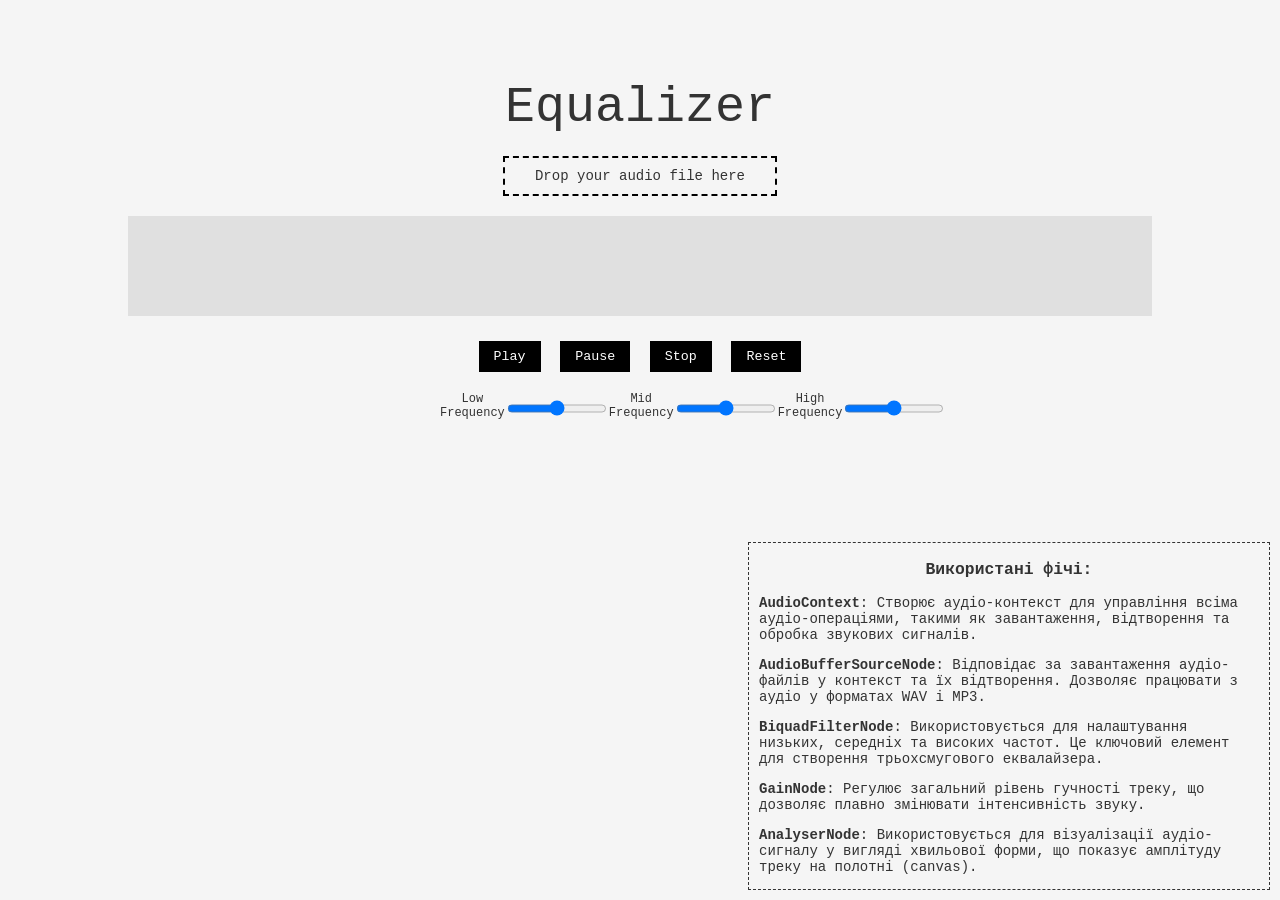
<file: equalizer/equalizer.html>
<!DOCTYPE html>
<html lang="en">
<head>
    <meta charset="UTF-8">
    <title>Equalizer</title>
    <link rel="icon" href="../images/favicon.webp" type="image/webp">
    <link rel="stylesheet" href="style.css">
</head>
<body>
<h1>Equalizer</h1>
<div class="container">
    <div id="drop-zone">Drop your audio file here</div>
    <canvas id="waveform"></canvas>

    <div class="controls">
        <button id="play">Play</button>
        <button id="pause">Pause</button>
        <button id="stop">Stop</button>
        <button id="reset">Reset</button>
    </div>

    <div class="equalizer">
        <label>Low Frequency</label>
        <input type="range" id="low" min="-40" max="40" value="0">
        <label>Mid Frequency</label>
        <input type="range" id="mid" min="-40" max="40" value="0">
        <label>High Frequency</label>
        <input type="range" id="high" min="-40" max="40" value="0">
    </div>
</div>
<div class="details">
    <h3>Використані фічі:</h3>
    <p>
        <strong>AudioContext</strong>: Створює аудіо-контекст для управління всіма аудіо-операціями, такими як завантаження, відтворення та обробка звукових сигналів.
    </p>
    <p>
        <strong>AudioBufferSourceNode</strong>: Відповідає за завантаження аудіо-файлів у контекст та їх відтворення. Дозволяє працювати з аудіо у форматах WAV і MP3.
    </p>
    <p>
        <strong>BiquadFilterNode</strong>: Використовується для налаштування низьких, середніх та високих частот. Це ключовий елемент для створення трьохсмугового еквалайзера.
    </p>
    <p>
        <strong>GainNode</strong>: Регулює загальний рівень гучності треку, що дозволяє плавно змінювати інтенсивність звуку.
    </p>
    <p>
        <strong>AnalyserNode</strong>: Використовується для візуалізації аудіо-сигналу у вигляді хвильової форми, що показує амплітуду треку на полотні (canvas).
    </p>
</div>

<script src="script.js"></script>
</body>
</html>
</file>
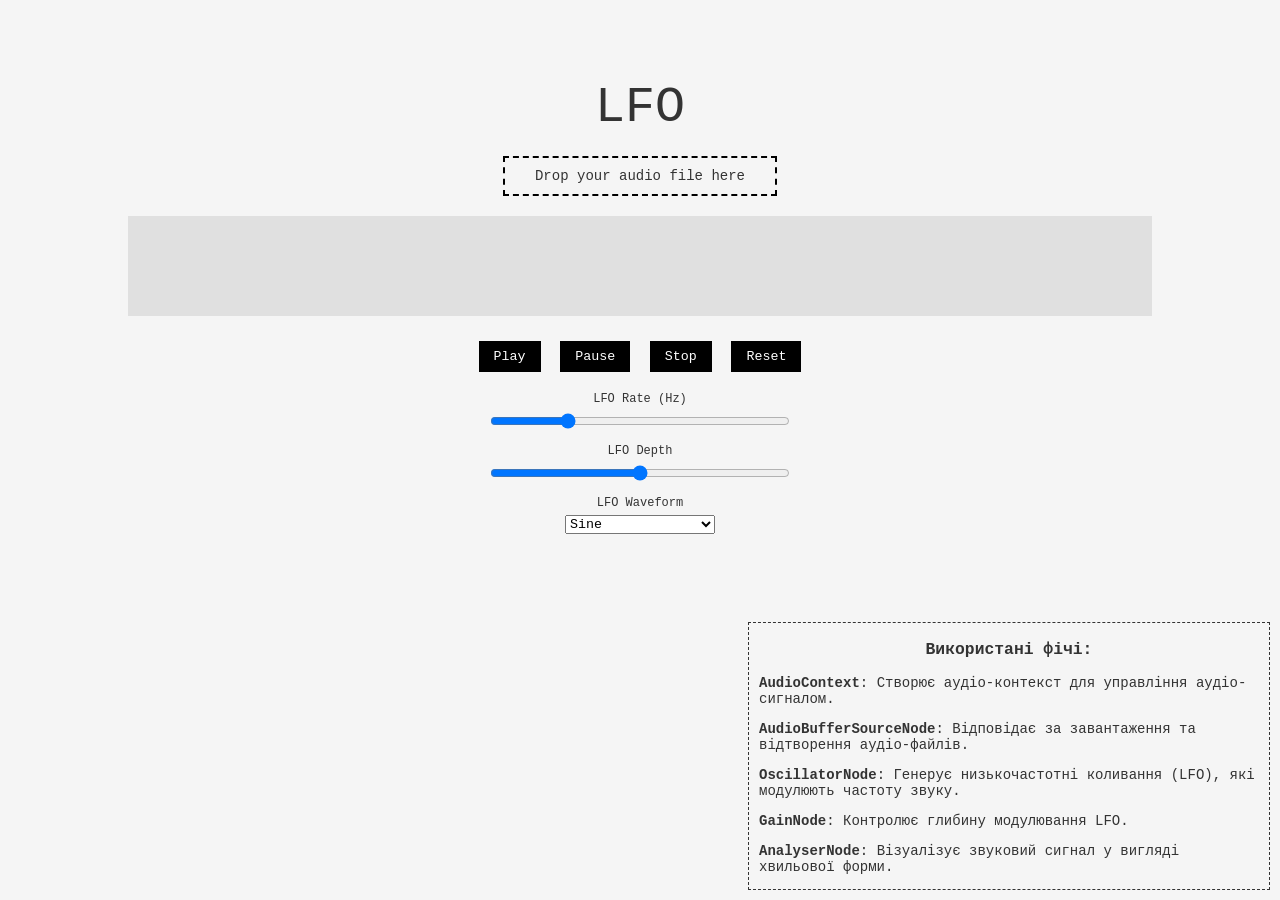
<file: lfo/lfo.html>
<!DOCTYPE html>
<html lang="en">
<head>
    <meta charset="UTF-8">
    <title>LFO</title>
    <link rel="icon" href="../images/favicon.webp" type="image/webp">
    <link rel="stylesheet" href="style.css">
</head>
<body>
<h1>LFO</h1>

<div class="container">
    <div id="drop-zone">Drop your audio file here</div>
    <canvas id="waveform"></canvas>

    <div class="controls">
        <button id="play">Play</button>
        <button id="pause">Pause</button>
        <button id="stop">Stop</button>
        <button id="reset">Reset</button>
    </div>

    <div class="lfo-controls">
        <label>LFO Rate (Hz)</label>
        <input type="range" id="lfo-rate" min="0.1" max="20" step="0.1" value="5">
        <label>LFO Depth</label>
        <input type="range" id="lfo-depth" min="0" max="100" value="50">
        <label>LFO Waveform</label>
        <select id="lfo-waveform">
            <option value="sine">Sine</option>
            <option value="square">Square</option>
            <option value="sawtooth">Sawtooth</option>
            <option value="triangle">Triangle</option>
        </select>
    </div>
</div>
<div class="details">
    <h3>Використані фічі:</h3>
    <p>
        <strong>AudioContext</strong>: Створює аудіо-контекст для управління аудіо-сигналом.
    </p>
    <p>
        <strong>AudioBufferSourceNode</strong>: Відповідає за завантаження та відтворення аудіо-файлів.
    </p>
    <p>
        <strong>OscillatorNode</strong>: Генерує низькочастотні коливання (LFO), які модулюють частоту звуку.
    </p>
    <p>
        <strong>GainNode</strong>: Контролює глибину модулювання LFO.
    </p>
    <p>
        <strong>AnalyserNode</strong>: Візуалізує звуковий сигнал у вигляді хвильової форми.
    </p>
</div>
<script src="script.js"></script>
</body>
</html>
</file>
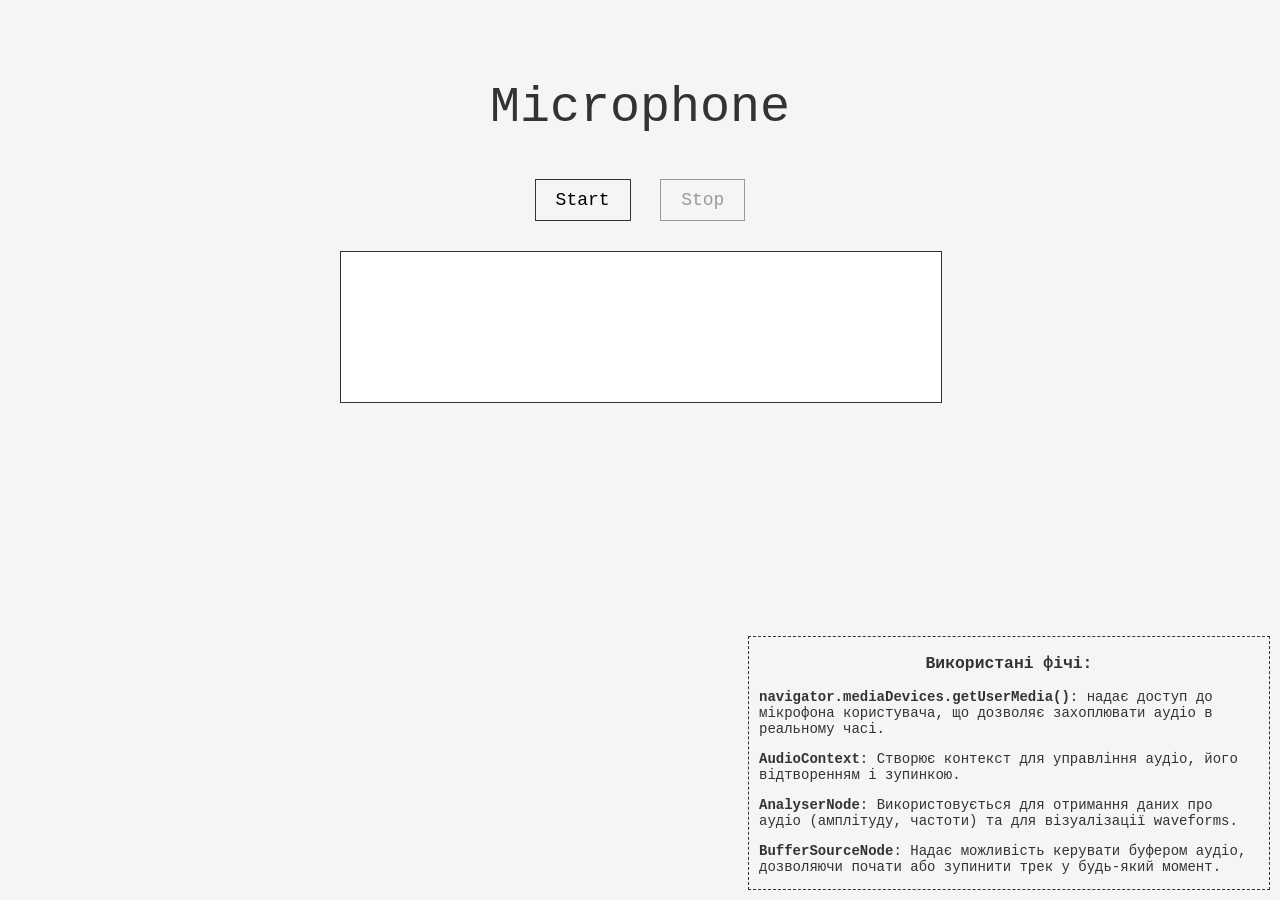
<file: mic/mic.html>
<!DOCTYPE html>
<html lang="en">
<head>
    <meta charset="UTF-8">
    <title>Microphone</title>
    <link rel="icon" href="../images/favicon.webp" type="image/webp">
    <link rel="stylesheet" href="style.css">
</head>
<body>
<h1>Microphone</h1>
<div class="container">
    <button id="start">Start</button>
    <button id="stop" disabled>Stop</button>
    <canvas id="waveform"></canvas>
</div>

<div class="details">
    <h3>Використані фічі:</h3>
    <p>
        <strong>navigator.mediaDevices.getUserMedia()</strong>: надає доступ до мікрофона користувача, що дозволяє захоплювати аудіо в реальному часі.
    </p>
    <p>
        <strong>AudioContext</strong>: Створює контекст для управління аудіо, його відтворенням і зупинкою.
    </p>
    <p>
        <strong>AnalyserNode</strong>: Використовується для отримання даних про аудіо (амплітуду, частоти) та для візуалізації waveforms.
    </p>
    <p>
        <strong>BufferSourceNode</strong>: Надає можливість керувати буфером аудіо, дозволяючи почати або зупинити трек у будь-який момент.
    </p>
</div>

<script src="script.js"></script>
</body>
</html>
</file>
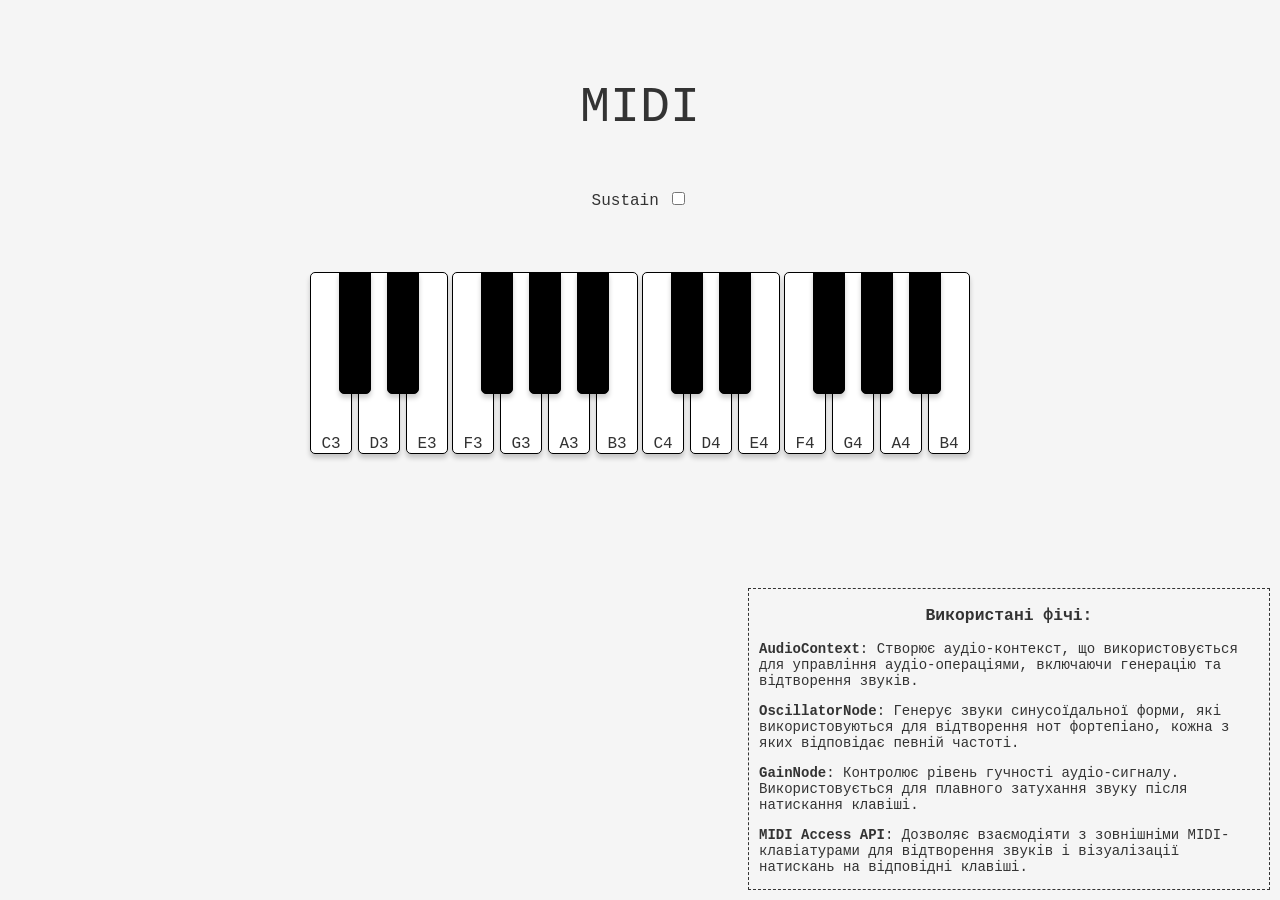
<file: midi/midi.html>
<!DOCTYPE html>
<html lang="en">
<head>
    <meta charset="UTF-8">
    <title>MIDI</title>
    <link rel="icon" href="../images/favicon.webp" type="image/webp">
    <link rel="stylesheet" href="style.css">
</head>
<body>
<h1>MIDI</h1>

<div class="controls">
    <label for="sustain">Sustain</label>
    <input type="checkbox" id="sustain">
</div>

<div class="piano">
    <!-- Перша октава -->
    <div class="key white" data-note="48" id="C3">C3</div>
    <div class="key black" data-note="49" id="C#3"></div>
    <div class="key white" data-note="50" id="D3">D3</div>
    <div class="key black" data-note="51" id="D#3"></div>
    <div class="key white" data-note="52" id="E3">E3</div>
    <div class="key white" data-note="53" id="F3">F3</div>
    <div class="key black" data-note="54" id="F#3"></div>
    <div class="key white" data-note="55" id="G3">G3</div>
    <div class="key black" data-note="56" id="G#3"></div>
    <div class="key white" data-note="57" id="A3">A3</div>
    <div class="key black" data-note="58" id="A#3"></div>
    <div class="key white" data-note="59" id="B3">B3</div>

    <!-- Друга октава -->
    <div class="key white" data-note="60" id="C4">C4</div>
    <div class="key black" data-note="61" id="C#4"></div>
    <div class="key white" data-note="62" id="D4">D4</div>
    <div class="key black" data-note="63" id="D#4"></div>
    <div class="key white" data-note="64" id="E4">E4</div>
    <div class="key white" data-note="65" id="F4">F4</div>
    <div class="key black" data-note="66" id="F#4"></div>
    <div class="key white" data-note="67" id="G4">G4</div>
    <div class="key black" data-note="68" id="G#4"></div>
    <div class="key white" data-note="69" id="A4">A4</div>
    <div class="key black" data-note="70" id="A#4"></div>
    <div class="key white" data-note="71" id="B4">B4</div>
</div>

<div class="details">
    <h3>Використані фічі:</h3>
    <p>
        <strong>AudioContext</strong>: Створює аудіо-контекст, що використовується для управління аудіо-операціями, включаючи генерацію та відтворення звуків.
    </p>
    <p>
        <strong>OscillatorNode</strong>: Генерує звуки синусоїдальної форми, які використовуються для відтворення нот фортепіано, кожна з яких відповідає певній частоті.
    </p>
    <p>
        <strong>GainNode</strong>: Контролює рівень гучності аудіо-сигналу. Використовується для плавного затухання звуку після натискання клавіші.
    </p>
    <p>
        <strong>MIDI Access API</strong>: Дозволяє взаємодіяти з зовнішніми MIDI-клавіатурами для відтворення звуків і візуалізації натискань на відповідні клавіші.
    </p>
</div>

<script src="script.js"></script>
</body>
</html>
</file>
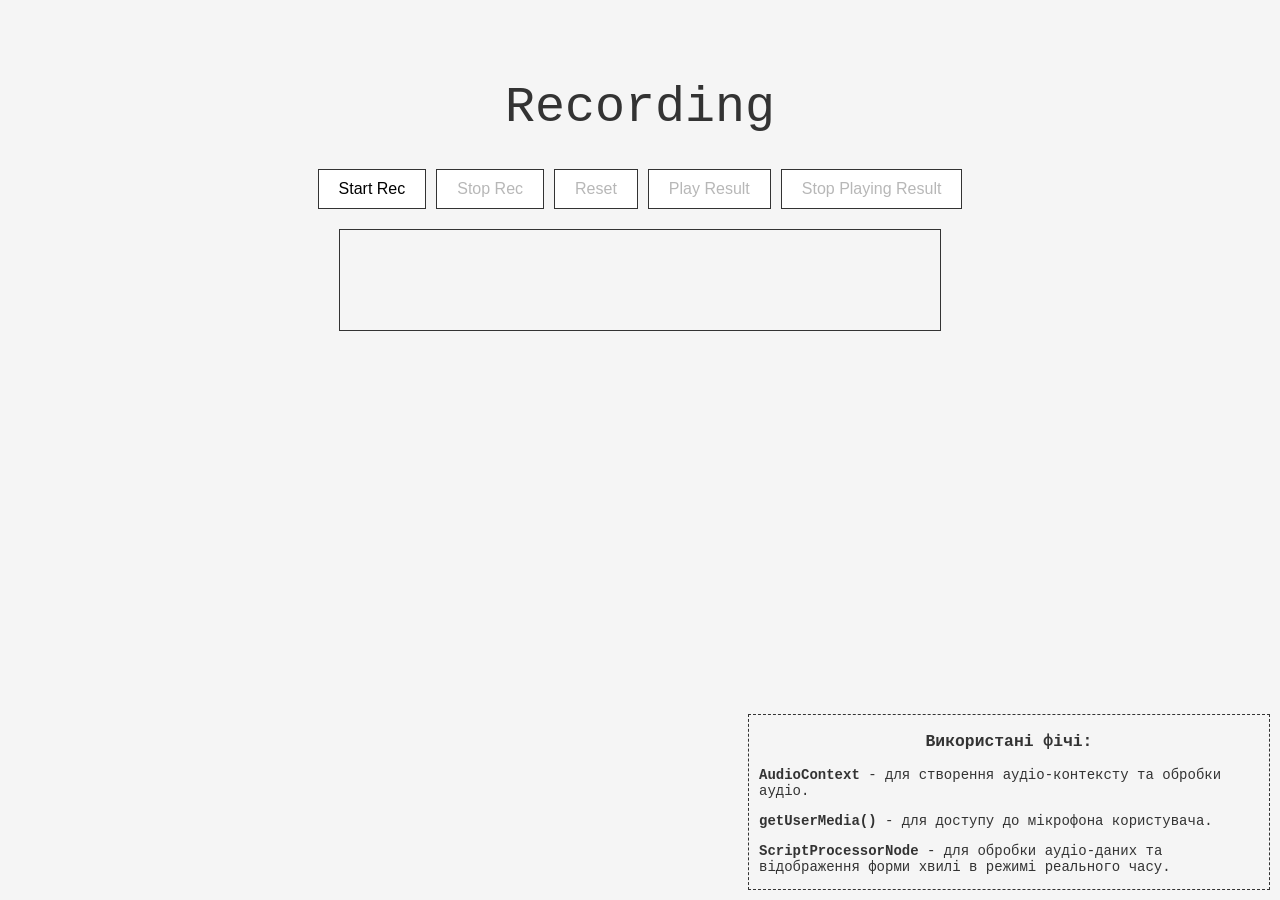
<file: recording/recording.html>
<!DOCTYPE html>
<html lang="en">
<head>
    <meta charset="UTF-8">
    <title>Recording</title>
    <link rel="icon" href="../images/favicon.webp" type="image/webp">
    <link rel="stylesheet" href="style.css">
</head>
<body>
<h1>Recording</h1>
<div class="controls">
    <button id="startBtn">Start Rec</button>
    <button id="stopBtn" disabled>Stop Rec</button>
    <button id="resetBtn" disabled>Reset</button>
    <button id="playBtn" disabled>Play Result</button>
    <button id="stopPlaybackBtn" disabled>Stop Playing Result</button>
</div>

<canvas id="waveform" width="600" height="100"></canvas>

<div class="details">
    <h3>Використані фічі:</h3>
    <p>
        <strong>AudioContext</strong> - для створення аудіо-контексту та обробки аудіо.
    </p>
    <p>
        <strong>getUserMedia()</strong> - для доступу до мікрофона користувача.
    </p>
    <p>
        <strong>ScriptProcessorNode</strong> - для обробки аудіо-даних та відображення форми хвилі в режимі реального часу.
    </p>
</div>
<script src="script.js"></script>
</body>
</html>
</file>
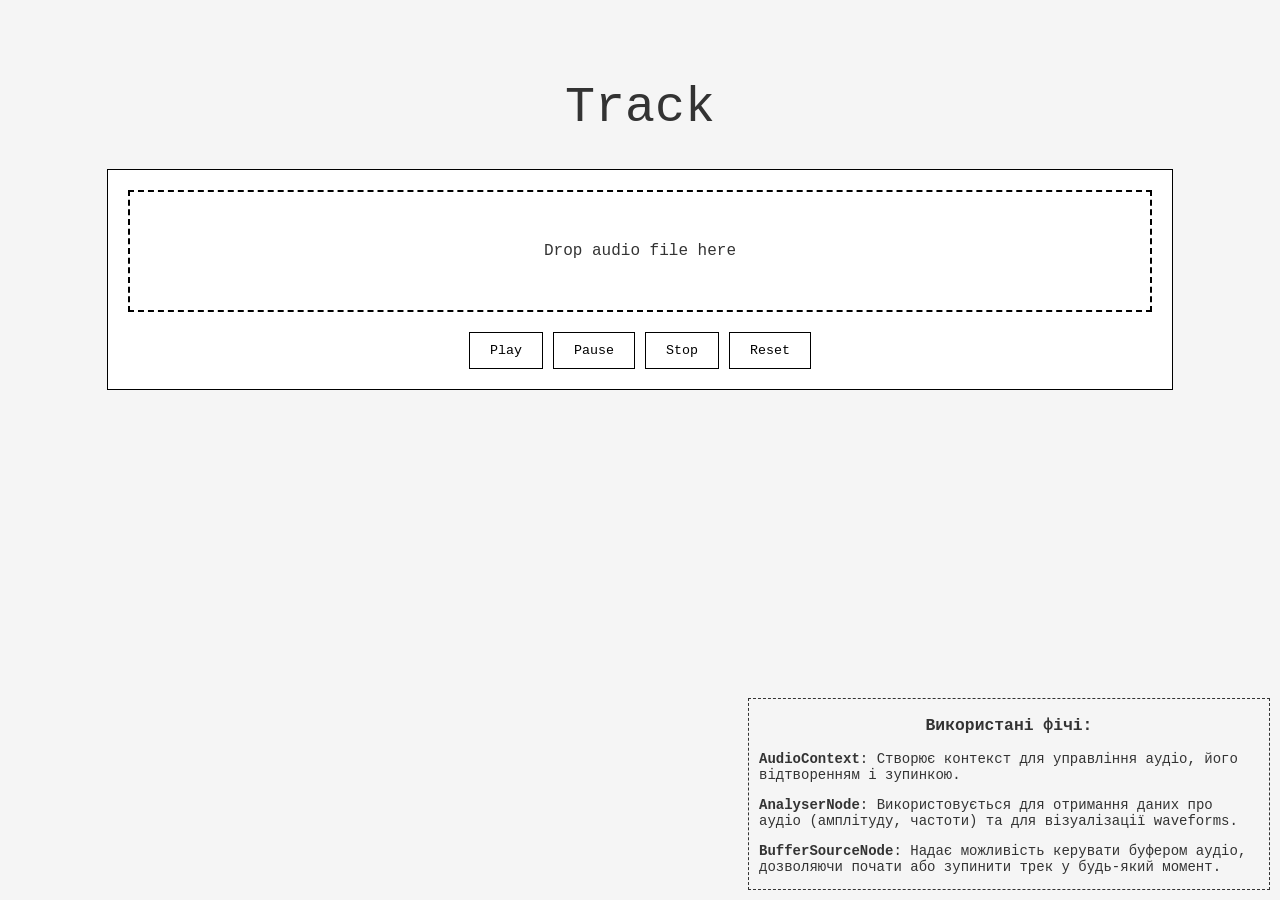
<file: track/track.html>
<!DOCTYPE html>
<html lang="en">
<head>
    <meta charset="UTF-8">
    <title>Track</title>
    <link rel="icon" href="../images/favicon.webp" type="image/webp">
    <link rel="stylesheet" href="style.css">
</head>
<body>
<h1>Track</h1>
<div class="container">
    <div id="drop-area">
        Drop audio file here
    </div>

    <div id="waveform">
        <canvas id="waveform-canvas"></canvas>
        <div id="progress-line"></div>
    </div>

    <div class="controls">
        <button id="play">Play</button>
        <button id="pause">Pause</button>
        <button id="stop">Stop</button>
        <button id="reset">Reset</button>
    </div>
</div>
<div class="details">
    <h3>Використані фічі:</h3>
    <p>
        <strong>AudioContext</strong>: Створює контекст для управління аудіо, його відтворенням і зупинкою.
    </p>
    <p>
        <strong>AnalyserNode</strong>: Використовується для отримання даних про аудіо (амплітуду, частоти) та для візуалізації waveforms.
    </p>
    <p>
        <strong>BufferSourceNode</strong>: Надає можливість керувати буфером аудіо, дозволяючи почати або зупинити трек у будь-який момент.
    </p>
</div>
<script src="script.js"></script>
</body>
</html>
</file>
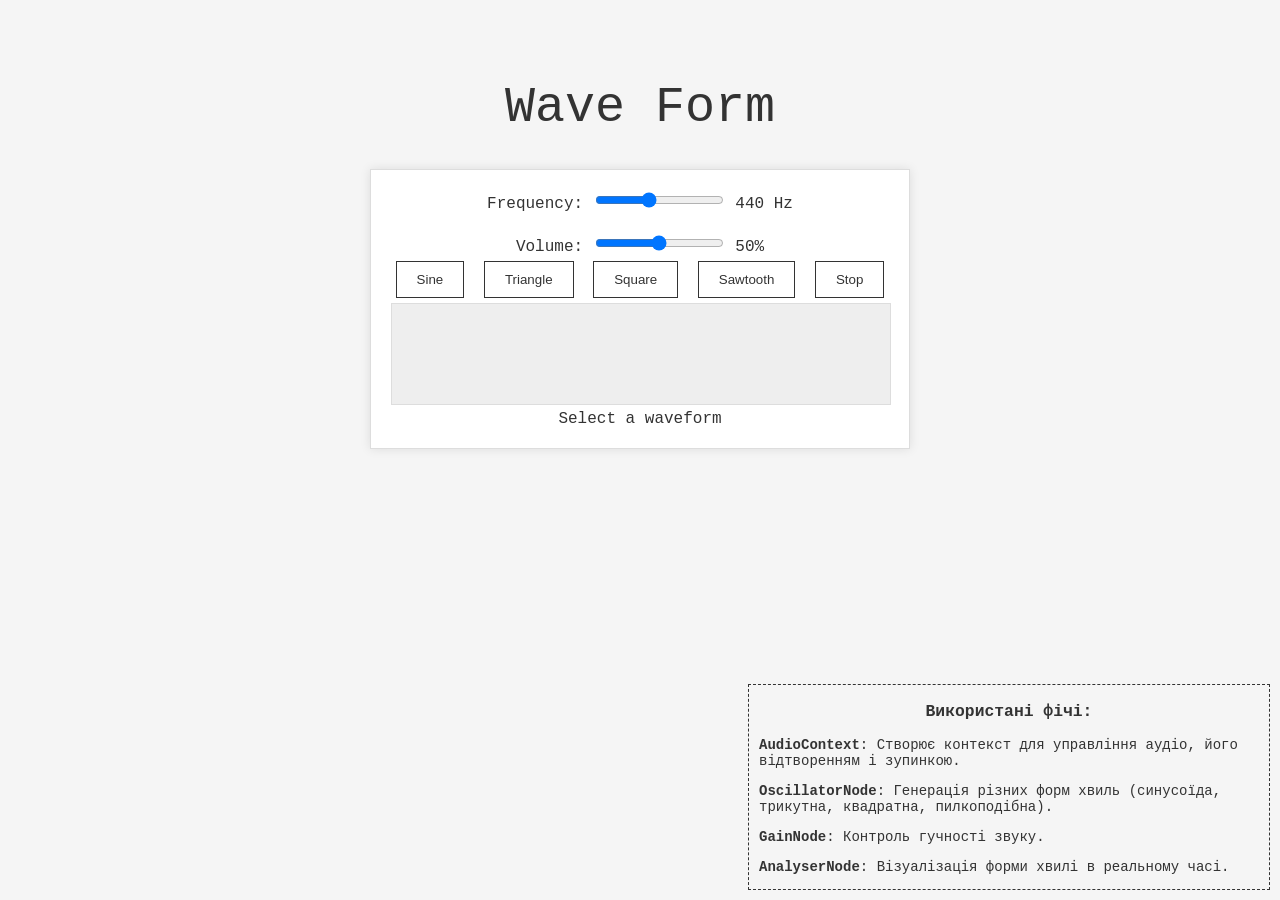
<file: wave/wave.html>
<!DOCTYPE html>
<html lang="en">
<head>
    <meta charset="UTF-8">
    <title>Wave Form</title>
    <link rel="icon" href="../images/favicon.webp" type="image/webp">
    <link rel="stylesheet" href="style.css">
</head>
<body>
<h1>Wave Form</h1>
<div class="container">
    <div class="wave-controls">
        <label for="frequency-slider">Frequency:</label>
        <input type="range" id="frequency-slider" min="50" max="1000" value="440">
        <span id="frequency-value">440 Hz</span>
    </div>

    <div class="volume-control">
        <label for="volume-slider">Volume:</label>
        <input type="range" id="volume-slider" min="0" max="1" step="0.01" value="0.5">
        <span id="volume-value">50%</span>
    </div>

    <div class="wave-buttons">
        <button data-waveform="sine">Sine</button>
        <button data-waveform="triangle">Triangle</button>
        <button data-waveform="square">Square</button>
        <button data-waveform="sawtooth">Sawtooth</button>
        <button id="stop-button">Stop</button>
    </div>

    <div class="wave-display">
        <canvas id="waveform-canvas"></canvas>
        <div id="waveform-name">Select a waveform</div>
    </div>
</div>
<div class="details">
    <h3>Використані фічі:</h3>
    <p>
        <strong>AudioContext</strong>: Створює контекст для управління аудіо, його відтворенням і зупинкою.
    </p>
    <p>
        <strong>OscillatorNode</strong>: Генерація різних форм хвиль (синусоїда, трикутна, квадратна, пилкоподібна).
    </p>
    <p>
        <strong>GainNode</strong>: Контроль гучності звуку.
    </p>
    <p>
        <strong>AnalyserNode</strong>: Візуалізація форми хвилі в реальному часі.
    </p>
</div>
<script src="script.js"></script>
</body>
</html>
</file>
<file: equalizer/style.css>
@import '../common.css';

.container {
    text-align: center;
    width: 80%;
}

h1 {
    margin-bottom: 20px;
}

#drop-zone {
    border: 2px dashed #000;
    padding: 10px;
    width: 250px;
    margin: 0 auto 20px;
    cursor: pointer;
    font-size: 14px;
}

canvas {
    width: 100%;
    height: 100px;
    background-color: #e0e0e0;
    margin-bottom: 20px;
}

.controls {
    margin-bottom: 20px;
}

button {
    font-family: "Courier New", monospace;
    background-color: #000;
    color: #fff;
    border: none;
    padding: 8px 15px;
    cursor: pointer;
    margin: 0 5px;
    transition: background-color 0.2s ease-in-out;
}

button:hover {
    background-color: #555;
}

.equalizer {
    display: flex;
    justify-content: space-between;
    width: 100%;
    max-width: 400px;
    margin: 0 auto 20px;
}

.equalizer label {
    font-size: 12px;
    display: block;
    margin-bottom: 5px;
}

input[type="range"] {
    width: 100px;
}
</file>
<file: lfo/style.css>
@import '../common.css';

.container {
    text-align: center;
    width: 80%;
}

h1 {
    margin-bottom: 20px;
}

#drop-zone {
    border: 2px dashed #000;
    padding: 10px;
    width: 250px;
    margin: 0 auto 20px;
    cursor: pointer;
    font-size: 14px;
}

canvas {
    width: 100%;
    height: 100px;
    background-color: #e0e0e0;
    margin-bottom: 20px;
}

.controls {
    margin-bottom: 20px;
}

button {
    font-family: "Courier New", monospace;
    background-color: #000;
    color: #fff;
    border: none;
    padding: 8px 15px;
    cursor: pointer;
    margin: 0 5px;
    transition: background-color 0.2s ease-in-out;
}

button:hover {
    background-color: #555;
}

.lfo-controls {
    margin: 20px 0;
}

.lfo-controls label {
    font-size: 12px;
    display: block;
    margin-bottom: 5px;
}

input[type="range"] {
    width: 100%;
    max-width: 300px;
    margin-bottom: 15px;
}

select {
    font-family: "Courier New", monospace;
    width: 150px;
}
</file>
<file: mic/style.css>
@import '../common.css';

.container {
    text-align: center;
    width: 100%;
    max-width: 600px;
}

button {
    background: none;
    border: 1px solid #333;
    padding: 10px 20px;
    font-family: inherit;
    font-size: 18px;
    cursor: pointer;
    margin: 10px;
}

button:disabled {
    border-color: #999;
    color: #999;
    cursor: not-allowed;
}

canvas {
    border: 1px solid #333;
    width: 100%;
    height: 150px;
    background-color: #fff;
    margin-top: 20px;
}
</file>
<file: midi/style.css>
@import '../common.css';

.controls {
    margin: 20px;
}

.piano {
    display: flex;
    justify-content: center;
    position: relative;
    width: max-content;
    margin: 20px auto;
    padding: 20px;
}

.key {
    position: relative;
    width: 40px;
    height: 180px;
    margin: 2px;
    border: 1px solid #000;
    border-radius: 5px;
    background-color: #fff;
    box-shadow: 0px 4px 5px rgba(0, 0, 0, 0.2);
    display: flex;
    justify-content: center;
    align-items: flex-end;
    cursor: pointer;
    transition: background-color 0.1s ease, box-shadow 0.1s ease;
}

.key.black {
    width: 30px;
    height: 120px;
    margin-left: -20px;
    margin-right: -20px;
    background-color: #000;
    z-index: 1;
    color: #fff;
    border-radius: 0 0 5px 5px;
}

.key.black:active,
.key.black.active {
    background-color: #444;
    box-shadow: 0px 3px 3px rgba(0, 0, 0, 0.5);
}

.key.white:active,
.key.white.active {
    background-color: #ccc;
    box-shadow: 0px 3px 3px rgba(0, 0, 0, 0.5);
}

.key-label {
    font-size: 14px;
    padding-bottom: 5px;
}

.key.white {
    background-color: #fff;
}

.key.white:active,
.key.white.active {
    background-color: #f0f0f0;
}

.key.black {
    background-color: #000;
}

.key.black:active,
.key.black.active {
    background-color: #333;
}

/* Відступи для чорних клавіш */
.key.black[data-note="49"], /* C#3 */
.key.black[data-note="51"], /* D#3 */
.key.black[data-note="54"], /* F#3 */
.key.black[data-note="56"], /* G#3 */
.key.black[data-note="58"], /* A#3 */
.key.black[data-note="61"], /* C#4 */
.key.black[data-note="63"], /* D#4 */
.key.black[data-note="66"], /* F#4 */
.key.black[data-note="68"], /* G#4 */
.key.black[data-note="70"]  /* A#4 */ {
    margin-left: -15px;
    margin-right: -15px;
}
</file>
<file: recording/style.css>
@import '../common.css';

.controls {
    display: flex;
    gap: 10px;
}

button {
    padding: 10px 20px;
    border: 1px solid #333;
    background-color: #fff;
    font-size: 16px;
    cursor: pointer;
}

canvas {
    margin-top: 20px;
    border: 1px solid #333;
}
</file>
<file: track/style.css>
@import "../common.css";

.container {
    width: 80%;
    text-align: center;
    border: 1px solid #000;
    padding: 20px;
    background-color: #fff;
}

#drop-area {
    border: 2px dashed #000;
    padding: 50px;
    margin-bottom: 20px;
    cursor: pointer;
    color: #333;
}

.controls {
    display: flex;
    justify-content: center;
    margin-top: 10px;
}

.controls button {
    font-family: "Courier New", monospace;
    background: none;
    border: 1px solid #000;
    color: #000;
    margin: 0 5px;
    padding: 10px 20px;
    cursor: pointer;
    transition: all 0.2s;
}

.controls button:hover {
    background-color: #000;
    color: #fff;
}

#waveform {
    height: 150px;
    background: #f0f0f0;
    border: 1px solid #000;
    display: none;
    position: relative;
    width: 100%;
    max-width: 600px;
    margin: 0 auto;
}

#progress-line {
    position: absolute;
    top: 0;
    bottom: 0;
    width: 2px;
    background-color: red;
    display: none;
}
</file>
<file: wave/style.css>
@import '../common.css';

.container {
    max-width: 800px;
    margin: 0 auto;
    padding: 20px;
    background-color: #fff;
    border: 1px solid #ddd;
    box-shadow: 0 0 10px rgba(0, 0, 0, 0.1);
}

.wave-controls {
    margin-bottom: 20px;
}

#waveform-canvas {
    width: 100%;
    height: 100px;
    background-color: #eee;
    border: 1px solid #ddd;
}

.wave-buttons button {
    margin: 5px;
    padding: 10px 20px;
    border: 1px solid #333;
    background-color: #fff;
    color: #333;
    cursor: pointer;
}

.wave-buttons button:hover {
    background-color: #f0f0f0;
}
</file>
